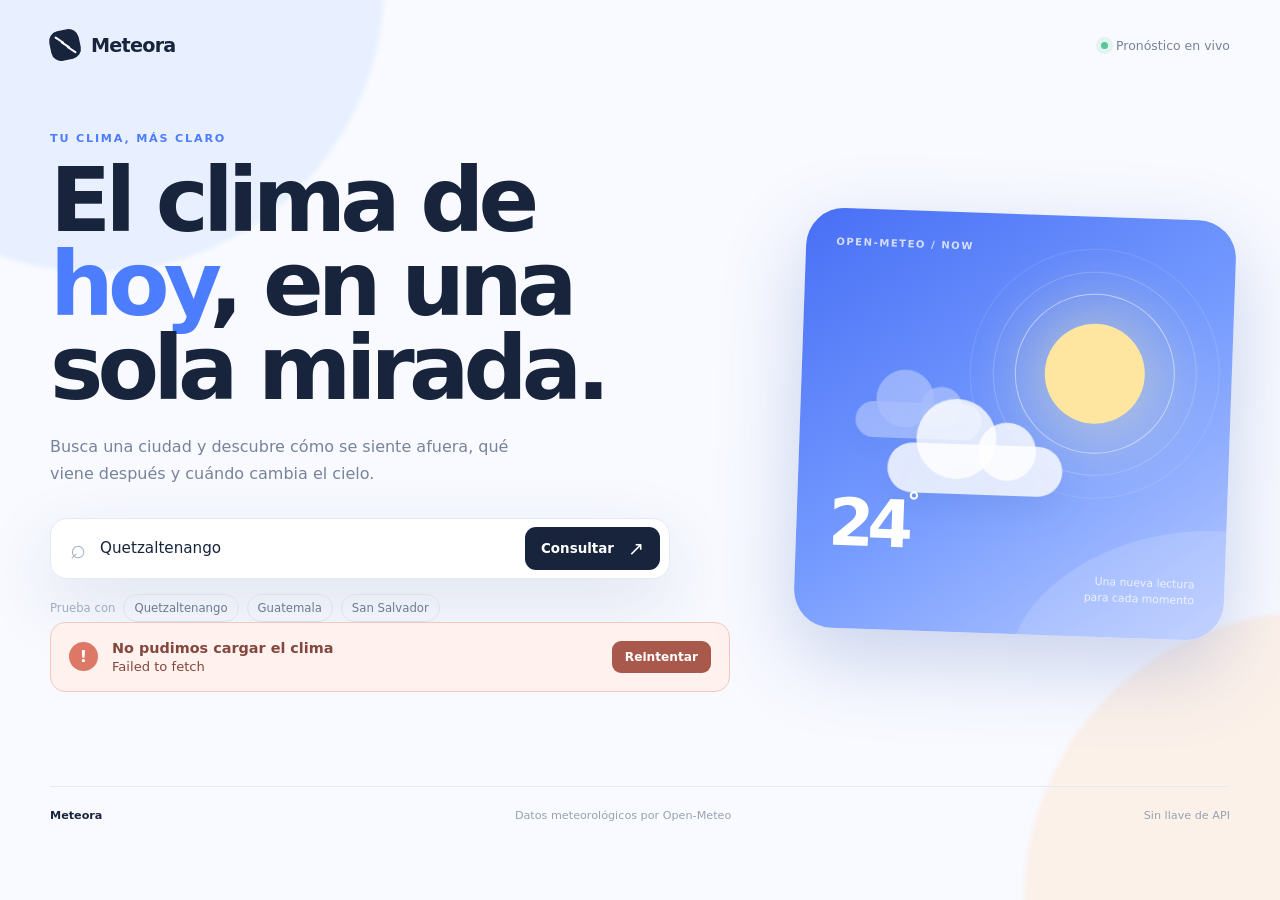
<file: weather-app/index.html>
<!doctype html>
<html lang="es">
  <head>
    <meta charset="UTF-8" />
    <meta name="viewport" content="width=device-width, initial-scale=1.0" />
    <meta name="description" content="Meteora muestra el clima actual y el pronóstico de tu ciudad." />
    <title>Meteora | Clima en tu ciudad</title>
    <link rel="stylesheet" href="styles.css" />
    <script src="app.js" defer></script>
  </head>
  <body>
    <div class="ambient ambient-one" aria-hidden="true"></div>
    <div class="ambient ambient-two" aria-hidden="true"></div>
    <div class="app-shell">
      <header class="topbar">
        <a class="brand" href="./" aria-label="Meteora, inicio">
          <span class="brand-symbol" aria-hidden="true"><span></span><span></span><span></span></span>
          <span>Meteora</span>
        </a>
        <div class="live-indicator"><span></span> Pronóstico en vivo</div>
      </header>

      <main>
        <section class="hero-grid" aria-labelledby="page-title">
          <div class="hero-copy">
            <p class="eyebrow">Tu clima, más claro</p>
            <h1 id="page-title">El clima de <em>hoy</em>, en una sola mirada.</h1>
            <p class="hero-description">Busca una ciudad y descubre cómo se siente afuera, qué viene después y cuándo cambia el cielo.</p>

            <form class="search-form" id="search-form" novalidate>
              <label class="sr-only" for="city-input">Busca una ciudad</label>
              <span class="search-mark" aria-hidden="true">⌕</span>
              <input id="city-input" name="city" type="search" placeholder="Busca una ciudad..." autocomplete="off" required />
              <button id="search-button" type="submit"><span>Consultar</span><strong aria-hidden="true">↗</strong></button>
            </form>
            <div class="quick-search" id="quick-search" aria-label="Búsquedas rápidas">
              <span>Prueba con</span>
              <button type="button" data-city="Quetzaltenango">Quetzaltenango</button>
              <button type="button" data-city="Guatemala City">Guatemala</button>
              <button type="button" data-city="San Salvador">San Salvador</button>
            </div>
            <div class="connection-banner" id="connection-banner" role="status" hidden></div>
            <section class="feedback" id="feedback" aria-live="polite" hidden>
              <span class="feedback-symbol" aria-hidden="true">!</span>
              <div><strong id="feedback-title">No pudimos cargar el clima</strong><p id="feedback-message"></p></div>
              <button id="retry-button" type="button" hidden>Reintentar</button>
            </section>
          </div>

          <div class="hero-art" aria-hidden="true">
            <div class="art-label">OPEN-METEO / NOW</div>
            <div class="sun-orb"><div class="sun-core"></div></div>
            <div class="cloud cloud-back"></div>
            <div class="cloud cloud-front"></div>
            <div class="art-temperature">24<span>°</span></div>
            <div class="art-caption">Una nueva lectura<br />para cada momento</div>
          </div>
        </section>

        <div class="loading-state" id="loading-state" hidden>
          <span class="loader" aria-hidden="true"></span>
          <span>Buscando las condiciones de tu ciudad...</span>
        </div>

        <section class="dashboard" id="weather-panel" aria-live="polite" hidden>
          <div class="dashboard-heading">
            <div>
              <p class="eyebrow">Ahora mismo</p>
              <h2 id="location-name">Quetzaltenango</h2>
              <p class="location-meta"><span id="location-country">-</span><span class="meta-divider">•</span><span id="location-timezone">-</span></p>
            </div>
            <div class="updated-label"><span class="updated-dot"></span><span id="updated-time">Actualizado ahora</span></div>
          </div>

          <div class="dashboard-grid">
            <article class="current-card">
              <div class="current-card-top">
                <div><p class="card-label">Condición actual</p><p class="current-date" id="current-date">-</p></div>
                <div class="weather-icon" id="current-icon" aria-hidden="true">☀️</div>
              </div>
              <div class="current-reading"><span id="current-temperature">-</span><sup>°C</sup></div>
              <p class="current-condition" id="current-condition">-</p>
              <div class="temperature-range"><span>Máx <b id="current-max">-</b></span><span>Mín <b id="current-min">-</b></span></div>
              <div class="card-glow" aria-hidden="true"></div>
            </article>

            <div class="metrics-grid">
              <article class="metric-card metric-blue"><span class="metric-icon" aria-hidden="true">◌</span><span class="metric-value" id="feels-like">-</span><span class="metric-label">Sensación térmica</span></article>
              <article class="metric-card metric-orange"><span class="metric-icon" aria-hidden="true">◒</span><span class="metric-value" id="humidity">-</span><span class="metric-label">Humedad</span></article>
              <article class="metric-card metric-lilac"><span class="metric-icon" aria-hidden="true">≋</span><span class="metric-value" id="wind-speed">-</span><span class="metric-label">Viento</span></article>
              <article class="metric-card metric-green"><span class="metric-icon" aria-hidden="true">◍</span><span class="metric-value" id="daylight">-</span><span class="metric-label">Luz del día</span></article>
            </div>
          </div>

          <div class="forecast-heading">
            <div><p class="eyebrow">Lo que sigue</p><h2>Próximos cinco días</h2></div>
            <span class="forecast-note">Temperaturas en °C</span>
          </div>
          <div class="forecast-list" id="forecast-list"></div>
        </section>
      </main>

      <footer class="footer"><span>Meteora</span><span>Datos meteorológicos por Open-Meteo</span><span>Sin llave de API</span></footer>
    </div>
  </body>
</html>
</file>
<file: weather-app/styles.css>
:root {
  --ink: #17243b;
  --muted: #77839a;
  --blue: #4d7dff;
  --line: #e4eaf4;
  --white: #fff;
  --shadow: 0 24px 70px rgba(49, 72, 124, .13);
}
* { box-sizing: border-box; }
html { min-width: 320px; }
body { margin: 0; min-width: 320px; color: var(--ink); background: #f8faff; font-family: Inter, ui-sans-serif, system-ui, -apple-system, BlinkMacSystemFont, "Segoe UI", sans-serif; }
button, input { font: inherit; }
button { cursor: pointer; }
[hidden] { display: none !important; }
.ambient { position: fixed; z-index: -1; width: 36rem; height: 36rem; pointer-events: none; filter: blur(2px); opacity: .5; }
.ambient-one { top: -19rem; left: -12rem; background: #d7e6ff; border-radius: 50%; }
.ambient-two { right: -20rem; bottom: -18rem; background: #ffe7d4; border-radius: 50%; }
.app-shell { width: min(1180px, calc(100% - 64px)); margin: 0 auto; }
.topbar { display: flex; align-items: center; justify-content: space-between; padding: 30px 0; }
.brand { display: inline-flex; align-items: center; gap: 11px; color: var(--ink); font-size: 1.2rem; font-weight: 800; letter-spacing: -.04em; text-decoration: none; }
.brand-symbol { position: relative; display: inline-block; width: 30px; height: 30px; background: var(--ink); border-radius: 10px; transform: rotate(-12deg); }
.brand-symbol span { position: absolute; width: 11px; height: 2px; background: #fff; border-radius: 2px; transform: rotate(45deg); }
.brand-symbol span:nth-child(1) { top: 8px; left: 5px; }.brand-symbol span:nth-child(2) { top: 14px; left: 10px; }.brand-symbol span:nth-child(3) { top: 20px; left: 15px; }
.live-indicator { display: flex; align-items: center; gap: 8px; color: var(--muted); font-size: .78rem; }
.live-indicator span, .updated-dot { display: inline-block; width: 7px; height: 7px; background: #58c697; border-radius: 50%; box-shadow: 0 0 0 5px rgba(88,198,151,.13); }
.hero-grid { display: grid; grid-template-columns: minmax(0, 1fr) 430px; gap: 54px; align-items: center; min-height: 465px; padding: 42px 0 70px; }
.hero-copy { max-width: 680px; }.eyebrow { margin: 0 0 13px; color: var(--blue); font-size: .7rem; font-weight: 800; letter-spacing: .16em; text-transform: uppercase; }
h1, h2, p { margin-top: 0; } h1, h2 { letter-spacing: -.065em; }
h1 { max-width: 680px; margin-bottom: 22px; font-size: clamp(3.5rem, 7vw, 6.7rem); line-height: .94; } h1 em { color: var(--blue); font-style: normal; }
.hero-description { max-width: 480px; margin-bottom: 31px; color: var(--muted); font-size: 1rem; line-height: 1.7; }
.search-form { display: flex; align-items: center; gap: 12px; max-width: 620px; padding: 8px 9px 8px 19px; background: var(--white); border: 1px solid var(--line); border-radius: 17px; box-shadow: var(--shadow); }
.search-mark { color: #a8b5c8; font-size: 1.7rem; line-height: 1; }.search-form input { min-width: 0; flex: 1; color: var(--ink); background: transparent; border: 0; outline: 0; font-size: .95rem; }.search-form input::placeholder { color: #a1adbf; }
.search-form button { display: inline-flex; align-items: center; gap: 14px; padding: 14px 16px; color: #fff; background: var(--ink); border: 0; border-radius: 11px; font-size: .84rem; font-weight: 750; transition: .2s ease; }.search-form button:hover, .search-form button:focus-visible { background: var(--blue); transform: translateY(-1px); }.search-form button:disabled { cursor: wait; opacity: .55; transform: none; }.search-form button strong { font-size: 1.2rem; font-weight: 400; line-height: .7; }
.quick-search { display: flex; flex-wrap: wrap; align-items: center; gap: 8px; margin-top: 15px; color: #a0acbd; font-size: .73rem; }.quick-search button { padding: 6px 10px; color: #6d7b91; background: transparent; border: 1px solid #d9e1ee; border-radius: 999px; font-size: .73rem; transition: .2s ease; }.quick-search button:hover { color: var(--blue); border-color: #a9c1ff; background: #f3f6ff; }
.hero-art { position: relative; height: 420px; overflow: hidden; background: linear-gradient(145deg, #486ff5 0%, #759bff 52%, #b8caff 100%); border-radius: 38px; box-shadow: 0 28px 80px rgba(65, 93, 183, .26); transform: rotate(2deg); }.hero-art::after { position: absolute; right: -28%; bottom: -27%; width: 78%; height: 52%; content: ""; background: rgba(255,255,255,.15); border-radius: 50%; transform: rotate(-15deg); }.art-label { position: absolute; z-index: 2; top: 28px; left: 30px; color: rgba(255,255,255,.75); font-size: .63rem; font-weight: 800; letter-spacing: .15em; }
.sun-orb { position: absolute; top: 77px; right: 57px; width: 160px; height: 160px; border: 1px solid rgba(255,255,255,.5); border-radius: 50%; }.sun-orb::before, .sun-orb::after { position: absolute; inset: -23px; content: ""; border: 1px solid rgba(255,255,255,.2); border-radius: 50%; }.sun-orb::after { inset: -46px; border-color: rgba(255,255,255,.12); }.sun-core { position: absolute; inset: 29px; background: #ffe6a0; border-radius: 50%; box-shadow: 0 0 65px 22px rgba(255,239,169,.4); }
.cloud { position: absolute; z-index: 2; width: 175px; height: 50px; background: rgba(255,255,255,.8); border-radius: 50px; filter: drop-shadow(0 16px 15px rgba(46,73,151,.1)); }.cloud::before, .cloud::after { position: absolute; bottom: 15px; content: ""; background: inherit; border-radius: 50%; }.cloud::before { left: 28px; width: 80px; height: 80px; }.cloud::after { right: 27px; width: 58px; height: 58px; }.cloud-back { top: 185px; left: 31px; opacity: .42; transform: scale(.72); }.cloud-front { top: 232px; left: 89px; }
.art-temperature { position: absolute; z-index: 3; bottom: 68px; left: 32px; color: #fff; font-size: 4.1rem; font-weight: 750; letter-spacing: -.1em; }.art-temperature span { font-size: 1.6rem; vertical-align: top; }.art-caption { position: absolute; z-index: 3; right: 30px; bottom: 31px; color: rgba(255,255,255,.77); font-size: .68rem; line-height: 1.45; text-align: right; }
.connection-banner { margin-bottom: 22px; padding: 13px 16px; color: #765b17; background: #fff9e7; border: 1px solid #f3dfa5; border-radius: 13px; font-size: .85rem; }.feedback { display: flex; align-items: center; gap: 14px; margin-bottom: 24px; padding: 17px 18px; color: #83473d; background: #fff1ee; border: 1px solid #f2c9c0; border-radius: 15px; }.feedback-symbol { display: grid; flex: 0 0 29px; height: 29px; place-items: center; color: #fff; background: #dd7766; border-radius: 50%; font-weight: 800; }.feedback strong { display: block; margin-bottom: 3px; font-size: .9rem; }.feedback p { margin: 0; font-size: .82rem; }.feedback button { margin-left: auto; padding: 9px 13px; color: #fff; background: #a9594b; border: 0; border-radius: 9px; font-size: .76rem; font-weight: 750; }
.loading-state { display: flex; align-items: center; justify-content: center; gap: 12px; min-height: 260px; color: var(--muted); font-size: .9rem; }.loader { width: 20px; height: 20px; border: 3px solid #dce6ff; border-top-color: var(--blue); border-radius: 50%; animation: spin .8s linear infinite; }@keyframes spin { to { transform: rotate(360deg); } }
.dashboard { padding-bottom: 55px; }.dashboard-heading, .forecast-heading { display: flex; align-items: end; justify-content: space-between; gap: 20px; }.dashboard-heading { margin-bottom: 22px; } h2 { margin: 0 0 5px; font-size: clamp(1.7rem, 4vw, 2.4rem); }.location-meta { display: flex; align-items: center; gap: 9px; margin: 0; color: var(--muted); font-size: .8rem; }.meta-divider { color: #bcc7d7; }.updated-label { display: flex; align-items: center; gap: 9px; padding-bottom: 7px; color: var(--muted); font-size: .75rem; }
.dashboard-grid { display: grid; grid-template-columns: minmax(0, 1.12fr) minmax(300px, .88fr); gap: 18px; }.current-card { position: relative; min-height: 330px; overflow: hidden; padding: 28px 31px; color: #fff; background: var(--ink); border-radius: 24px; box-shadow: 0 22px 50px rgba(22,36,59,.2); }.current-card-top { position: relative; z-index: 1; display: flex; justify-content: space-between; }.card-label { margin: 0 0 5px; color: #92a3be; font-size: .7rem; font-weight: 800; letter-spacing: .13em; text-transform: uppercase; }.current-date { margin: 0; color: #d1d9e7; font-size: .78rem; }.weather-icon { font-size: 3.1rem; filter: drop-shadow(0 8px 16px rgba(255,216,115,.18)); }.current-reading { position: relative; z-index: 1; margin-top: 28px; font-size: 6rem; font-weight: 750; letter-spacing: -.12em; line-height: .9; }.current-reading sup { margin-left: 8px; color: #9cacc4; font-size: 1.65rem; letter-spacing: 0; vertical-align: top; }.current-condition { position: relative; z-index: 1; margin: 14px 0 25px; color: #b9c8dc; font-size: 1rem; }.temperature-range { position: relative; z-index: 1; display: flex; gap: 21px; color: #8798b1; font-size: .75rem; }.temperature-range b { margin-left: 3px; color: #fff; font-size: .88rem; }.card-glow { position: absolute; right: -18%; bottom: -42%; width: 75%; height: 80%; background: linear-gradient(145deg, rgba(77,125,255,.45), rgba(255,155,105,.26)); border-radius: 50%; filter: blur(4px); }
.metrics-grid { display: grid; grid-template-columns: repeat(2, 1fr); gap: 18px; }.metric-card { display: flex; min-height: 156px; flex-direction: column; justify-content: space-between; padding: 20px; background: #fff; border: 1px solid var(--line); border-radius: 20px; box-shadow: 0 9px 30px rgba(46,68,111,.06); }.metric-icon { display: grid; width: 34px; height: 34px; place-items: center; border-radius: 11px; font-size: 1.15rem; }.metric-blue .metric-icon { color: #5176e5; background: #e9efff; }.metric-orange .metric-icon { color: #e27b4e; background: #fff0e7; }.metric-lilac .metric-icon { color: #8a67d5; background: #f0eaff; }.metric-green .metric-icon { color: #4ba57e; background: #e6f7ed; }.metric-value { margin-top: 11px; font-size: 1.42rem; font-weight: 800; letter-spacing: -.05em; }.metric-label { color: var(--muted); font-size: .73rem; }
.forecast-heading { margin: 51px 0 20px; }.forecast-note { padding-bottom: 8px; color: var(--muted); font-size: .75rem; }.forecast-list { display: grid; grid-template-columns: repeat(5, 1fr); gap: 12px; }.forecast-item { padding: 20px 15px; background: #fff; border: 1px solid var(--line); border-radius: 17px; box-shadow: 0 9px 27px rgba(46,68,111,.05); }.forecast-item.today { border-color: #9cb5ff; box-shadow: inset 0 3px 0 var(--blue), 0 9px 27px rgba(46,68,111,.05); }.forecast-day { margin-bottom: 16px; color: var(--ink); font-size: .78rem; font-weight: 800; text-transform: capitalize; }.forecast-icon { margin-bottom: 17px; font-size: 2rem; }.forecast-description { min-height: 31px; margin-bottom: 17px; color: var(--muted); font-size: .7rem; line-height: 1.35; }.forecast-temps { display: flex; gap: 8px; font-size: .85rem; }.forecast-temps strong { color: var(--ink); }.forecast-temps span { color: #a8b3c3; }
.footer { display: flex; justify-content: space-between; padding: 22px 0 32px; color: #96a2b4; border-top: 1px solid var(--line); font-size: .7rem; }.footer span:first-child { color: var(--ink); font-weight: 800; }.sr-only { position: absolute; width: 1px; height: 1px; padding: 0; margin: -1px; overflow: hidden; clip: rect(0,0,0,0); white-space: nowrap; border: 0; }
@media (max-width: 900px) { .app-shell { width: min(100% - 36px, 720px); }.hero-grid { grid-template-columns: 1fr; gap: 35px; padding-top: 32px; }.hero-art { width: min(100%, 460px); margin: 0 auto; }.dashboard-grid { grid-template-columns: 1fr; }.forecast-list { grid-template-columns: repeat(5, minmax(125px, 1fr)); overflow-x: auto; padding-bottom: 5px; }.forecast-item { min-width: 125px; } }
@media (max-width: 560px) { .app-shell { width: min(100% - 28px, 460px); }.topbar { padding: 20px 0; }.live-indicator { font-size: .68rem; }.hero-grid { min-height: auto; padding: 37px 0 50px; } h1 { font-size: clamp(3rem, 15vw, 4.5rem); }.hero-description { font-size: .92rem; }.search-form { flex-wrap: wrap; padding: 11px; }.search-mark { display: none; }.search-form input { flex-basis: 100%; padding: 3px 6px 11px; }.search-form button { flex: 1; justify-content: center; }.hero-art { height: 335px; border-radius: 28px; }.sun-orb { top: 52px; right: 36px; transform: scale(.8); }.cloud-back { top: 140px; left: -8px; }.cloud-front { top: 184px; left: 50px; }.art-temperature { bottom: 50px; left: 26px; font-size: 3.3rem; }.dashboard-heading, .forecast-heading { align-items: start; flex-direction: column; gap: 9px; }.updated-label, .forecast-note { padding: 0; }.current-card { min-height: 290px; padding: 23px; }.current-reading { font-size: 5rem; }.metrics-grid { gap: 10px; }.metric-card { min-height: 138px; padding: 15px; }.metric-value { font-size: 1.2rem; }.footer { flex-wrap: wrap; gap: 8px 20px; } }
</file>
